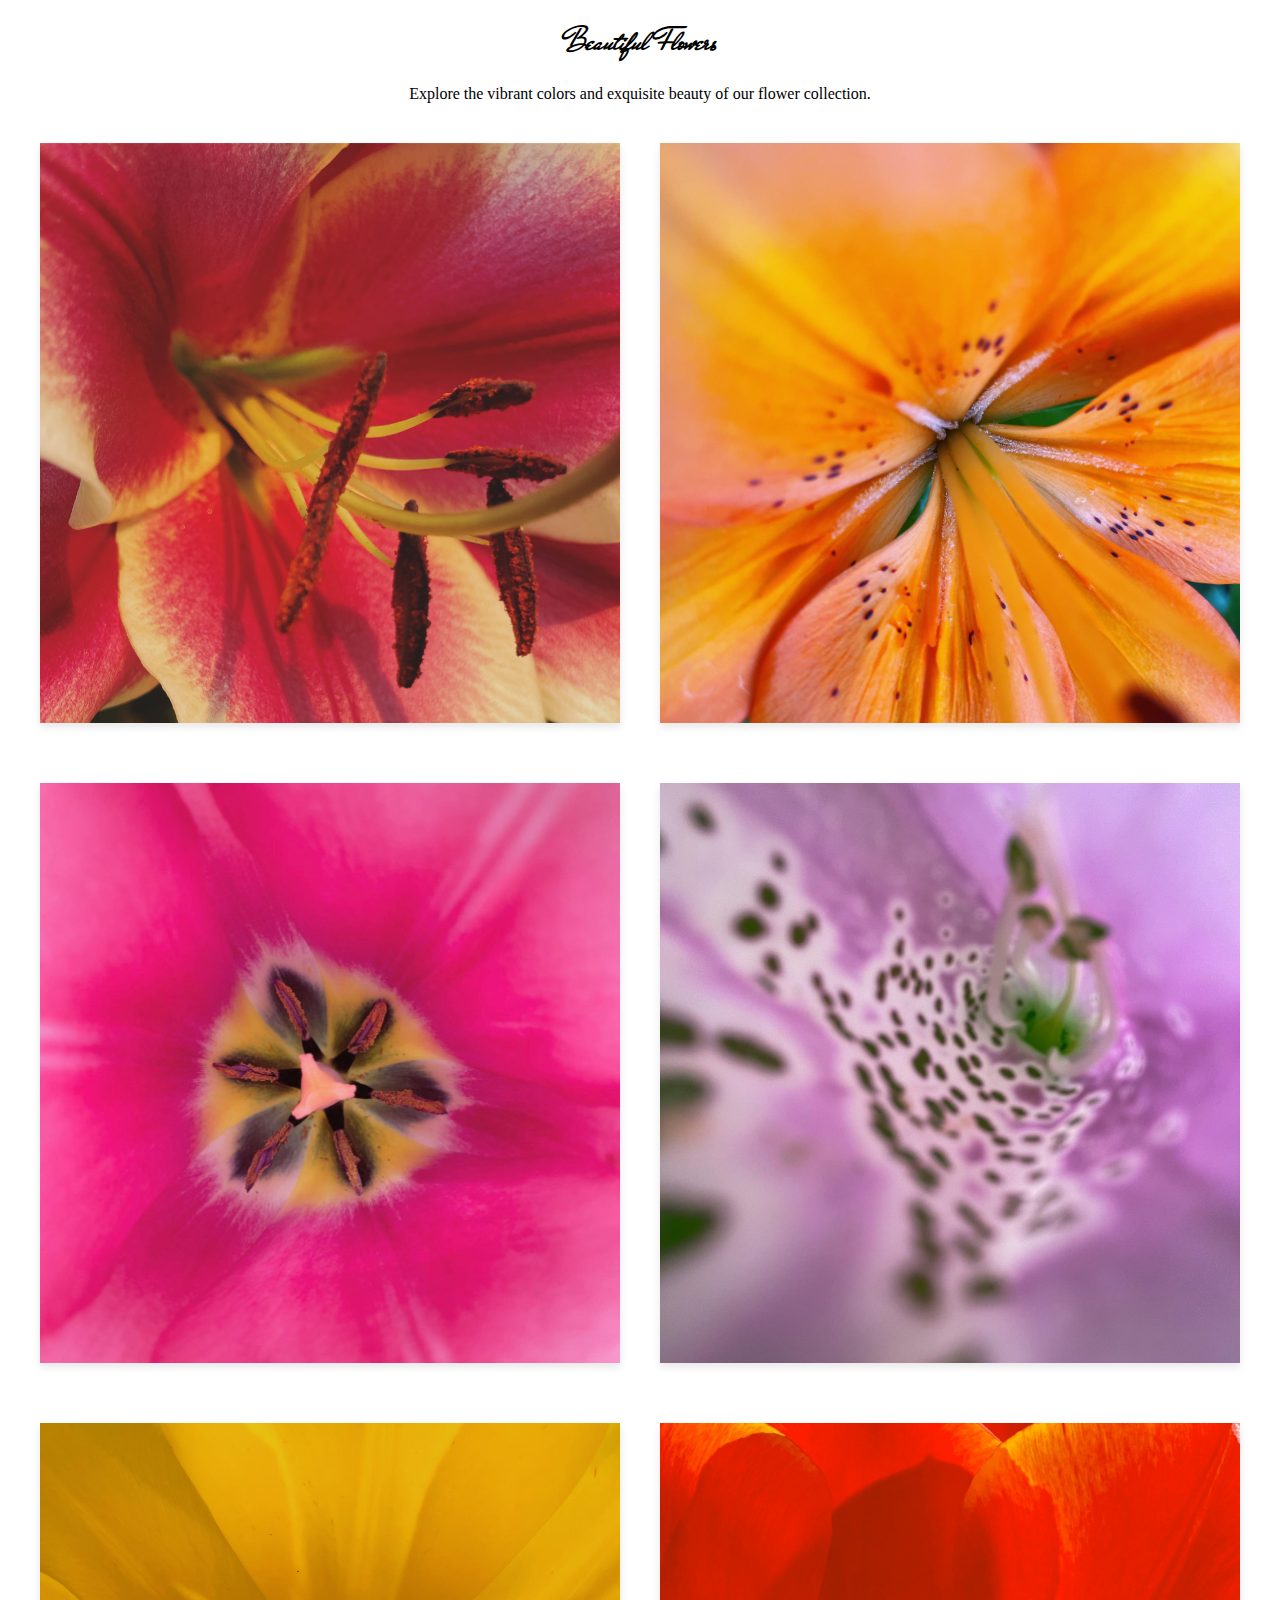
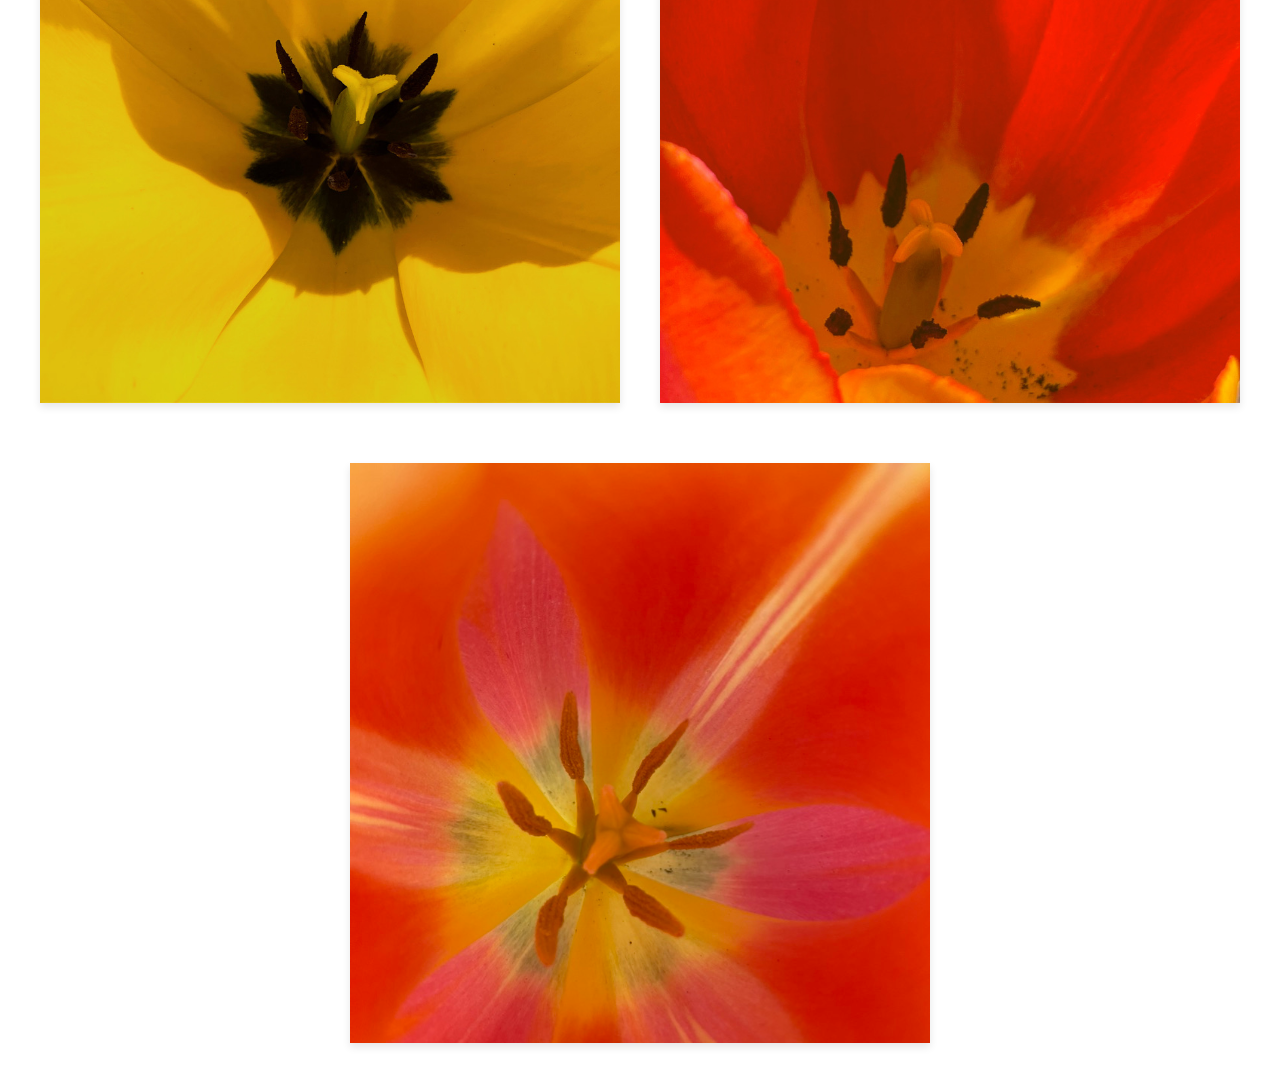
<file: gallery.html>
<!DOCTYPE html>
<html lang="en">
<head>
<meta charset="UTF-8">
<meta name="viewport" content="width=device-width, initial-scale=1.0">
<title>Flower Gallery</title>
<link rel="stylesheet" href="gallery.css">
<link rel="preconnect" href="https://fonts.googleapis.com">
<link rel="preconnect" href="https://fonts.gstatic.com" crossorigin>
<link href="https://fonts.googleapis.com/css2?family=EB+Garamond:wght@700&family=Mr+De+Haviland&display=swap" rel="stylesheet">
</head>
<body>
  <header class="header">
    <h1>Beautiful Flowers</h1>
    <p>Explore the vibrant colors and exquisite beauty of our flower collection.</p>
  </header>
<div class="gallery">
  <div class="image-container">
    <img src="assets/images/photography/flowers/lily.jpg" alt="Lily">
  </div>
  <div class="image-container">
    <img src="assets/images/photography/flowers/orangeflower.jpg" alt="Orange Flower">
  </div>
</div>

<div class="gallery">
  <div class="image-container">
    <img src="assets/images/photography/flowers/pinkmystery.jpeg" alt="Pink Mystery Flower">
  </div>
  <div class="image-container">
    <img src="assets/images/photography/flowers/purpflower.JPG" alt="Purple Flower">
  </div>
</div>

<div class="gallery">
  <div class="image-container">
    <img src="assets/images/photography/flowers/brian.jpeg" alt="Pink Mystery Flower">
  </div>
  <div class="image-container">
    <img src="assets/images/photography/flowers/stacy.JPG" alt="Purple Flower">
  </div>
</div>

<div class="gallery">
  <div class="image-container">
    <img src="assets/images/photography/flowers/mel.jpeg" alt="Pink Mystery Flower">
  </div>
</div>
</body>
</html>
</file>
<file: gallery.css>
@import url('https://fonts.googleapis.com/css2?family=EB+Garamond:wght@700&family=Mr+De+Haviland&display=swap')

.mr-de haviland-regular {
    font-family: "Mr De Haviland", cursive;
    font-weight: 400;
    font-style: normal;
  }
  
h1 {
    font-family: "Mr De Haviland", cursive;;
}

body, html {
    margin: 0;
    padding: 0;
    text-align: center; /* Center align the gallery */
  }
  
  .gallery {
    display: flex;
    flex-wrap: wrap;
    justify-content: center; /* Center the images within the gallery */
    margin: 20px; /* Space around the gallery */
  }
  
/* Base styles */

.image-container {
    width: 100%;
    box-shadow: 0 4px 8px rgba(0,0,0,0.1); /* Optional: adds a shadow to images */
  }
  
  .image-container img {
    width: 100%;
    height: auto;
    display: block; /* Ensures that no inline spacing is affecting the layout */
    vertical-align: bottom; /* Aligns the image to the bottom */
    aspect-ratio: 1 / 1; /* Keeps the images square */
    object-fit: cover; /* Ensure the images cover the area without stretching */
  }
  
  /* Styles for screens larger than 600px */
  
  @media (min-width: 600px) {
    .gallery {
      display: flex;
      justify-content: center;
    }
  
    .image-container {
      flex-basis: calc(50% - 40px); /* Adjust this value as needed */
      margin: 20px;
    }
  }
</file>
